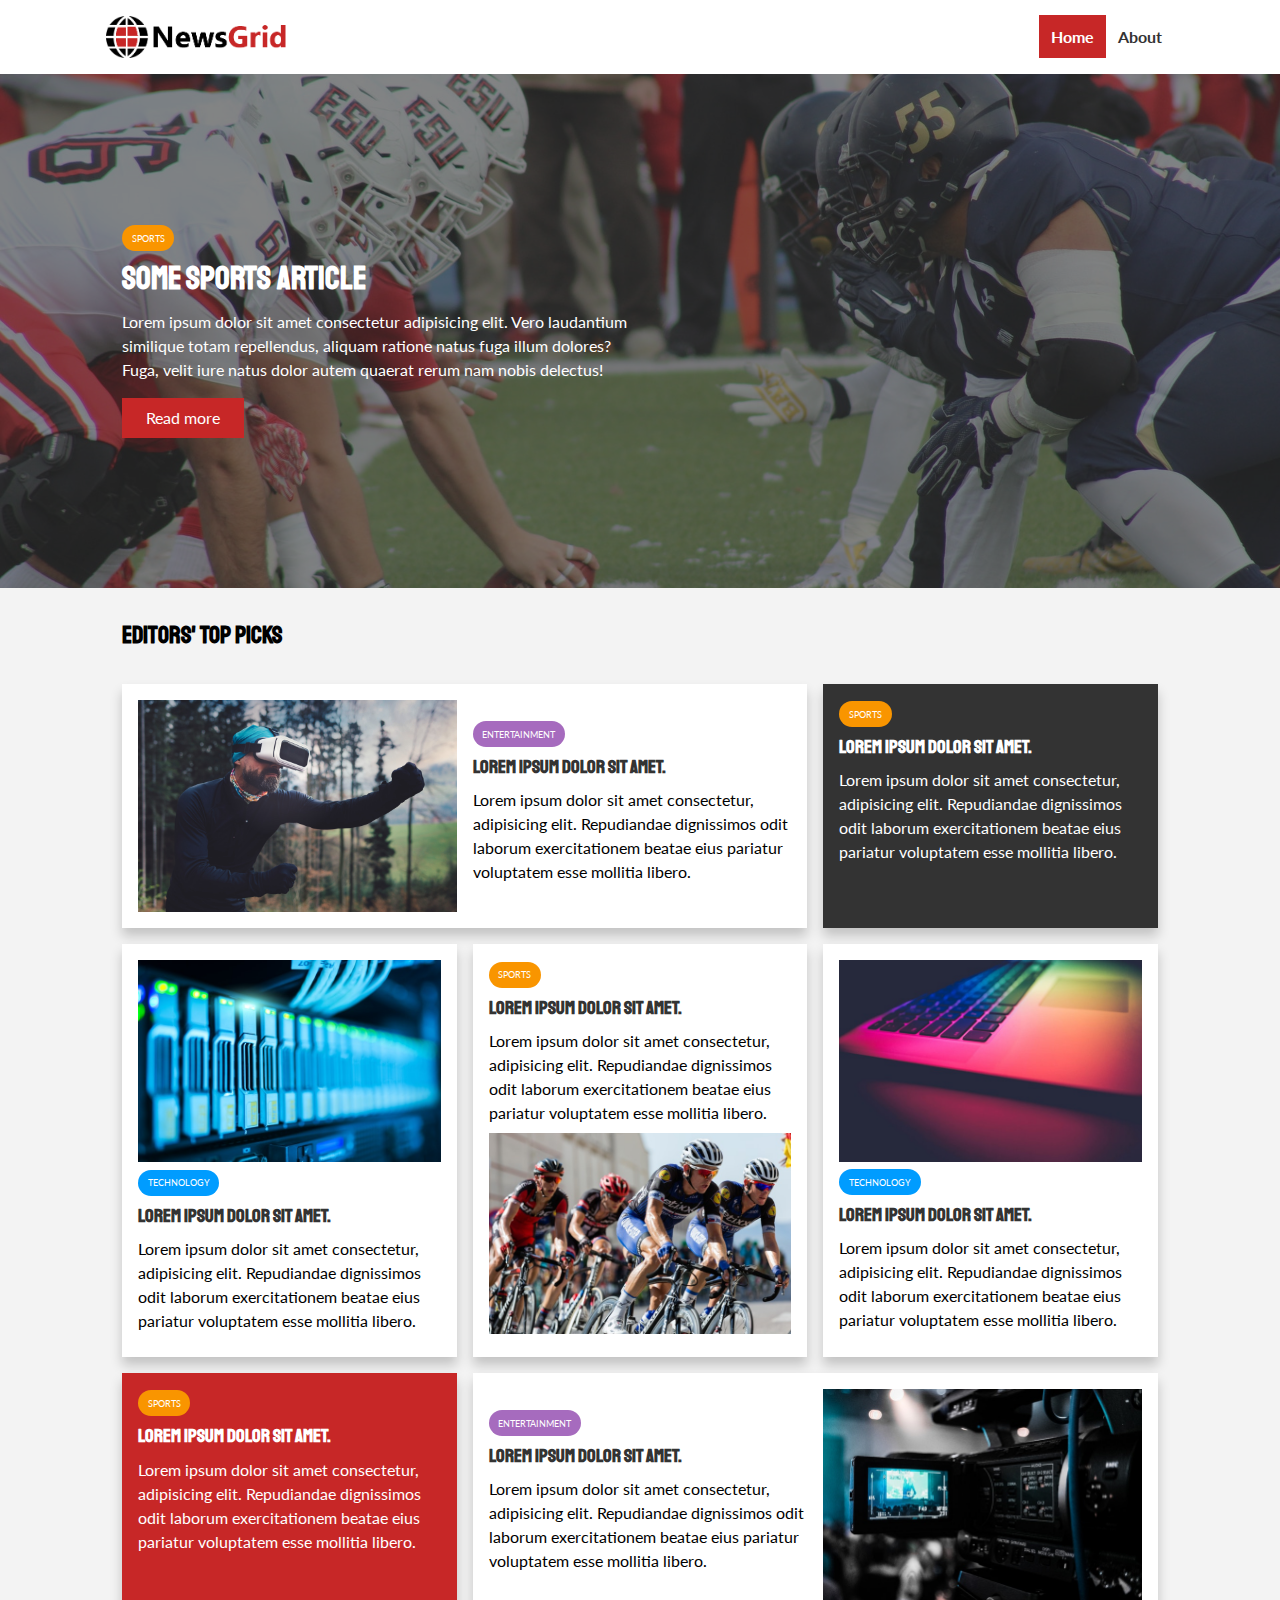
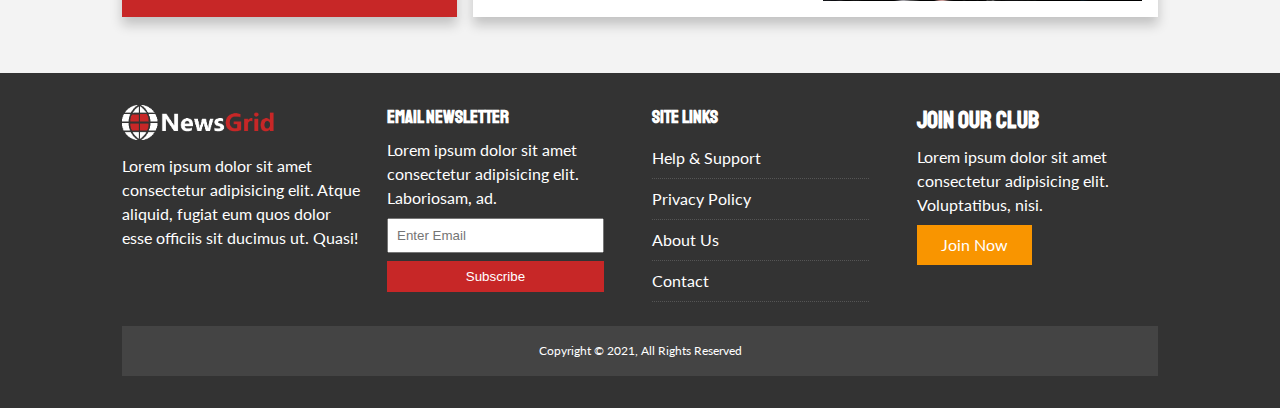
<file: index.html>
<!DOCTYPE html>
<html lang="en">
  <head>
    <meta charset="UTF-8" />
    <meta name="viewport" content="width=device-width, initial-scale=1.0" />
    <title>NewsGrid | World News</title>
    <link
      rel="stylesheet"
      href="https://use.fontawesome.com/releases/v5.15.2/css/all.css"
      integrity="sha384-vSIIfh2YWi9wW0r9iZe7RJPrKwp6bG+s9QZMoITbCckVJqGCCRhc+ccxNcdpHuYu"
      crossorigin="anonymous"
    />
    <link rel="preconnect" href="https://fonts.gstatic.com" />
    <link
      href="https://fonts.googleapis.com/css2?family=Lato:wght@400;700&family=Staatliches&display=swap"
      rel="stylesheet"
    />
    <link rel="stylesheet" href="./css/style.css" />
    <link rel="shortcut icon" type="image/x-icon" href="./favicon.ico" />
  </head>
  <body>
    <nav class="nav">
      <div class="container nav-grid-wrapper">
        <img src="./img/logo.png" alt="NewsGrid media logo" class="logo" />
        <div class="social-links">
          <a class="sociak-links__link" href="http://facebook.com"
            ><i
              class="fab fa-facebook fa-2x sociak-links__icon"
              target="_blank"
            ></i
          ></a>
          <a class="sociak-links__link" href="http://twitter.com"
            ><i
              class="fab fa-twitter fa-2x sociak-links__icon"
              target="_blank"
            ></i
          ></a>
          <a class="sociak-links__link" href="http://instagram.com"
            ><i
              class="fab fa-instagram fa-2x sociak-links__icon"
              target="_blank"
            ></i
          ></a>
          <a class="sociak-links__link" href="http://youtube.com"
            ><i
              class="fab fa-youtube fa-2x sociak-links__icon"
              target="_blank"
            ></i
          ></a>
        </div>
        <ul class="nav__list">
          <li class="nav__item">
            <a href="index.html" class="nav__link current">Home</a>
          </li>
          <li class="nav__item">
            <a href="about.html" class="nav__link">About</a>
          </li>
        </ul>
      </div>
    </nav>

    <!-- Showcase -->
    <header class="showcase">
      <div class="container showcase-grid-wrapper">
        <div class="showcase__content">
          <div class="category category--sport">Sports</div>
          <h1>Some Sports Article</h1>
          <p class="mg-bottom--small">
            Lorem ipsum dolor sit amet consectetur adipisicing elit. Vero
            laudantium similique totam repellendus, aliquam ratione natus fuga
            illum dolores? Fuga, velit iure natus dolor autem quaerat rerum nam
            nobis delectus!
          </p>
          <a href="article.html" class="btn btn--primary">Read more</a>
        </div>
      </div>
    </header>

    <!-- Home Articles -->
    <section class="home-articles pad--2">
      <div class="container">
        <h2>Editors' Top Picks</h2>
        <div class="articles-grid-wrapper pad--1">
          <article class="card card-grid">
            <img src="img/articles/ent1.jpg" alt="" />
            <div class="card__content">
              <div class="category category--ent">Entertainment</div>
              <h3>
                <a href="article.html">Lorem ipsum dolor sit amet.</a>
              </h3>
              <p>
                Lorem ipsum dolor sit amet consectetur, adipisicing elit.
                Repudiandae dignissimos odit laborum exercitationem beatae eius
                pariatur voluptatem esse mollitia libero.
              </p>
            </div>
          </article>
          <article class="card bg--dark">
            <div class="category category--sport">Sports</div>
            <h3>
              <a class="text--light" href="article.html"
                >Lorem ipsum dolor sit amet.</a
              >
            </h3>
            <p>
              Lorem ipsum dolor sit amet consectetur, adipisicing elit.
              Repudiandae dignissimos odit laborum exercitationem beatae eius
              pariatur voluptatem esse mollitia libero.
            </p>
          </article>
          <article class="card">
            <img src="img/articles/tech1.jpg" alt="" />
            <div class="category category--tech">Technology</div>
            <h3>
              <a href="article.html">Lorem ipsum dolor sit amet.</a>
            </h3>
            <p>
              Lorem ipsum dolor sit amet consectetur, adipisicing elit.
              Repudiandae dignissimos odit laborum exercitationem beatae eius
              pariatur voluptatem esse mollitia libero.
            </p>
          </article>
          <article class="card">
            <div class="category category--sport">Sports</div>
            <h3>
              <a href="article.html">Lorem ipsum dolor sit amet.</a>
            </h3>
            <p>
              Lorem ipsum dolor sit amet consectetur, adipisicing elit.
              Repudiandae dignissimos odit laborum exercitationem beatae eius
              pariatur voluptatem esse mollitia libero.
            </p>
            <img src="img/articles/sports1.jpg" alt="" />
          </article>
          <article class="card">
            <img src="img/articles/tech2.jpg" alt="" />
            <div class="category category--tech">Technology</div>
            <h3>
              <a href="article.html">Lorem ipsum dolor sit amet.</a>
            </h3>
            <p>
              Lorem ipsum dolor sit amet consectetur, adipisicing elit.
              Repudiandae dignissimos odit laborum exercitationem beatae eius
              pariatur voluptatem esse mollitia libero.
            </p>
          </article>
          <article class="card bg--primary">
            <div class="category category--sport">Sports</div>
            <h3>
              <a class="text--light" href="article.html"
                >Lorem ipsum dolor sit amet.</a
              >
            </h3>
            <p>
              Lorem ipsum dolor sit amet consectetur, adipisicing elit.
              Repudiandae dignissimos odit laborum exercitationem beatae eius
              pariatur voluptatem esse mollitia libero.
            </p>
          </article>
          <article class="card card-grid">
            <div class="card__content">
              <div class="category category--ent">Entertainment</div>
              <h3>
                <a href="article.html">Lorem ipsum dolor sit amet.</a>
              </h3>
              <p>
                Lorem ipsum dolor sit amet consectetur, adipisicing elit.
                Repudiandae dignissimos odit laborum exercitationem beatae eius
                pariatur voluptatem esse mollitia libero.
              </p>
            </div>
            <img src="img/articles/ent2.jpg" alt="" />
          </article>
        </div>
      </div>
    </section>

    <!-- Footer -->
    <footer class="main-footer pad--2">
      <div class="container footer-grid-wrapper">
        <div>
          <img class="footer__logo" src="img/logo_light.png" alt="NewsGrid" />
          <p>
            Lorem ipsum dolor sit amet consectetur adipisicing elit. Atque
            aliquid, fugiat eum quos dolor esse officiis sit ducimus ut. Quasi!
          </p>
        </div>
        <div>
          <h3>Email Newsletter</h3>
          <p>
            Lorem ipsum dolor sit amet consectetur adipisicing elit. Laboriosam,
            ad.
          </p>
          <form name="contact" netlify>
            <input type="email" name="email" placeholder="Enter Email" />
            <input type="submit" value="Subscribe" class="btn btn--primary" />
          </form>
        </div>
        <div>
          <h3>Site Links</h3>
          <ul class="list">
            <li class="list__item">
              <a class="list__link text--light" href="#">Help & Support</a>
            </li>
            <li class="list__item">
              <a class="list__link text--light" href="#">Privacy Policy</a>
            </li>
            <li class="list__item">
              <a class="list__link text--light" href="#">About Us</a>
            </li>
            <li class="list__item">
              <a class="list__link text--light" href="#">Contact</a>
            </li>
          </ul>
        </div>
        <div>
          <h2>Join Our Club</h2>
          <p>
            Lorem ipsum dolor sit amet consectetur adipisicing elit.
            Voluptatibus, nisi.
          </p>
          <a href="#" class="btn btn--secondary">Join Now</a>
        </div>
        <div>
          <p>Copyright &copy; 2021, All Rights Reserved</p>
        </div>
      </div>
    </footer>
  </body>
</html>
</file>
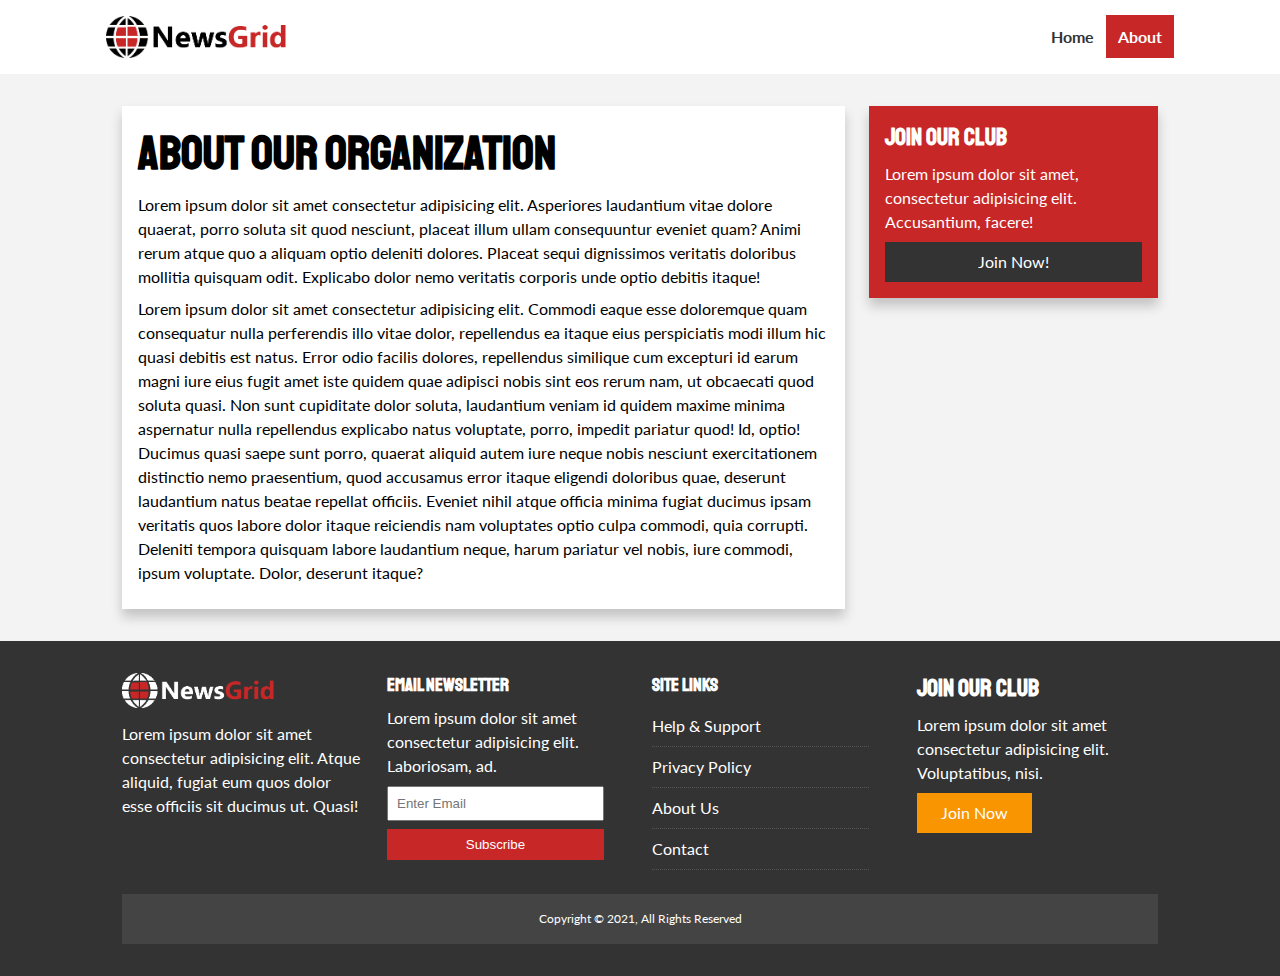
<file: about.html>
<!DOCTYPE html>
<html lang="en">
  <head>
    <meta charset="UTF-8" />
    <meta name="viewport" content="width=device-width, initial-scale=1.0" />
    <title>NewsGrid | About</title>
    <link
      rel="stylesheet"
      href="https://use.fontawesome.com/releases/v5.15.2/css/all.css"
      integrity="sha384-vSIIfh2YWi9wW0r9iZe7RJPrKwp6bG+s9QZMoITbCckVJqGCCRhc+ccxNcdpHuYu"
      crossorigin="anonymous"
    />
    <link rel="preconnect" href="https://fonts.gstatic.com" />
    <link
      href="https://fonts.googleapis.com/css2?family=Lato:wght@400;700&family=Staatliches&display=swap"
      rel="stylesheet"
    />
    <link rel="stylesheet" href="./css/style.css" />
    <link rel="shortcut icon" type="image/x-icon" href="./favicon.ico" />
  </head>
  <body>
    <nav class="nav">
      <div class="container nav-grid-wrapper">
        <img src="./img/logo.png" alt="NewsGrid media logo" class="logo" />
        <div class="social-links">
          <a class="sociak-links__link" href="http://facebook.com"
            ><i
              class="fab fa-facebook fa-2x sociak-links__icon"
              target="_blank"
            ></i
          ></a>
          <a class="sociak-links__link" href="http://twitter.com"
            ><i
              class="fab fa-twitter fa-2x sociak-links__icon"
              target="_blank"
            ></i
          ></a>
          <a class="sociak-links__link" href="http://instagram.com"
            ><i
              class="fab fa-instagram fa-2x sociak-links__icon"
              target="_blank"
            ></i
          ></a>
          <a class="sociak-links__link" href="http://youtube.com"
            ><i
              class="fab fa-youtube fa-2x sociak-links__icon"
              target="_blank"
            ></i
          ></a>
        </div>
        <ul class="nav__list">
          <li class="nav__item">
            <a href="index.html" class="nav__link">Home</a>
          </li>
          <li class="nav__item">
            <a href="about.html" class="nav__link current">About</a>
          </li>
        </ul>
      </div>
    </nav>

    <!-- About -->
    <section class="about">
      <div class="container">
        <div class="page-grid-wrapper">
          <article class="card">
            <h1 class="heading--lg">About Our Organization</h1>
            <p>
              Lorem ipsum dolor sit amet consectetur adipisicing elit.
              Asperiores laudantium vitae dolore quaerat, porro soluta sit quod
              nesciunt, placeat illum ullam consequuntur eveniet quam? Animi
              rerum atque quo a aliquam optio deleniti dolores. Placeat sequi
              dignissimos veritatis doloribus mollitia quisquam odit. Explicabo
              dolor nemo veritatis corporis unde optio debitis itaque!
            </p>
            <p>
              Lorem ipsum dolor sit amet consectetur adipisicing elit. Commodi
              eaque esse doloremque quam consequatur nulla perferendis illo
              vitae dolor, repellendus ea itaque eius perspiciatis modi illum
              hic quasi debitis est natus. Error odio facilis dolores,
              repellendus similique cum excepturi id earum magni iure eius fugit
              amet iste quidem quae adipisci nobis sint eos rerum nam, ut
              obcaecati quod soluta quasi. Non sunt cupiditate dolor soluta,
              laudantium veniam id quidem maxime minima aspernatur nulla
              repellendus explicabo natus voluptate, porro, impedit pariatur
              quod! Id, optio! Ducimus quasi saepe sunt porro, quaerat aliquid
              autem iure neque nobis nesciunt exercitationem distinctio nemo
              praesentium, quod accusamus error itaque eligendi doloribus quae,
              deserunt laudantium natus beatae repellat officiis. Eveniet nihil
              atque officia minima fugiat ducimus ipsam veritatis quos labore
              dolor itaque reiciendis nam voluptates optio culpa commodi, quia
              corrupti. Deleniti tempora quisquam labore laudantium neque, harum
              pariatur vel nobis, iure commodi, ipsum voluptate. Dolor, deserunt
              itaque?
            </p>
          </article>
          <aside class="card bg--primary">
            <h2>Join Our Club</h2>
            <p>
              Lorem ipsum dolor sit amet, consectetur adipisicing elit.
              Accusantium, facere!
            </p>
            <a href="#" class="btn btn--dark btn--block">Join Now!</a>
          </aside>
        </div>
      </div>
    </section>

    <!-- Footer -->
    <footer class="main-footer pad--2">
      <div class="container footer-grid-wrapper">
        <div>
          <img class="footer__logo" src="img/logo_light.png" alt="NewsGrid" />
          <p>
            Lorem ipsum dolor sit amet consectetur adipisicing elit. Atque
            aliquid, fugiat eum quos dolor esse officiis sit ducimus ut. Quasi!
          </p>
        </div>
        <div>
          <h3>Email Newsletter</h3>
          <p>
            Lorem ipsum dolor sit amet consectetur adipisicing elit. Laboriosam,
            ad.
          </p>
          <form name="contact" netlify>
            <input type="email" name="email" placeholder="Enter Email" />
            <input type="submit" value="Subscribe" class="btn btn--primary" />
          </form>
        </div>
        <div>
          <h3>Site Links</h3>
          <ul class="list">
            <li class="list__item">
              <a class="list__link text--light" href="#">Help & Support</a>
            </li>
            <li class="list__item">
              <a class="list__link text--light" href="#">Privacy Policy</a>
            </li>
            <li class="list__item">
              <a class="list__link text--light" href="#">About Us</a>
            </li>
            <li class="list__item">
              <a class="list__link text--light" href="#">Contact</a>
            </li>
          </ul>
        </div>
        <div>
          <h2>Join Our Club</h2>
          <p>
            Lorem ipsum dolor sit amet consectetur adipisicing elit.
            Voluptatibus, nisi.
          </p>
          <a href="#" class="btn btn--secondary">Join Now</a>
        </div>
        <div>
          <p>Copyright &copy; 2021, All Rights Reserved</p>
        </div>
      </div>
    </footer>
  </body>
</html>
</file>
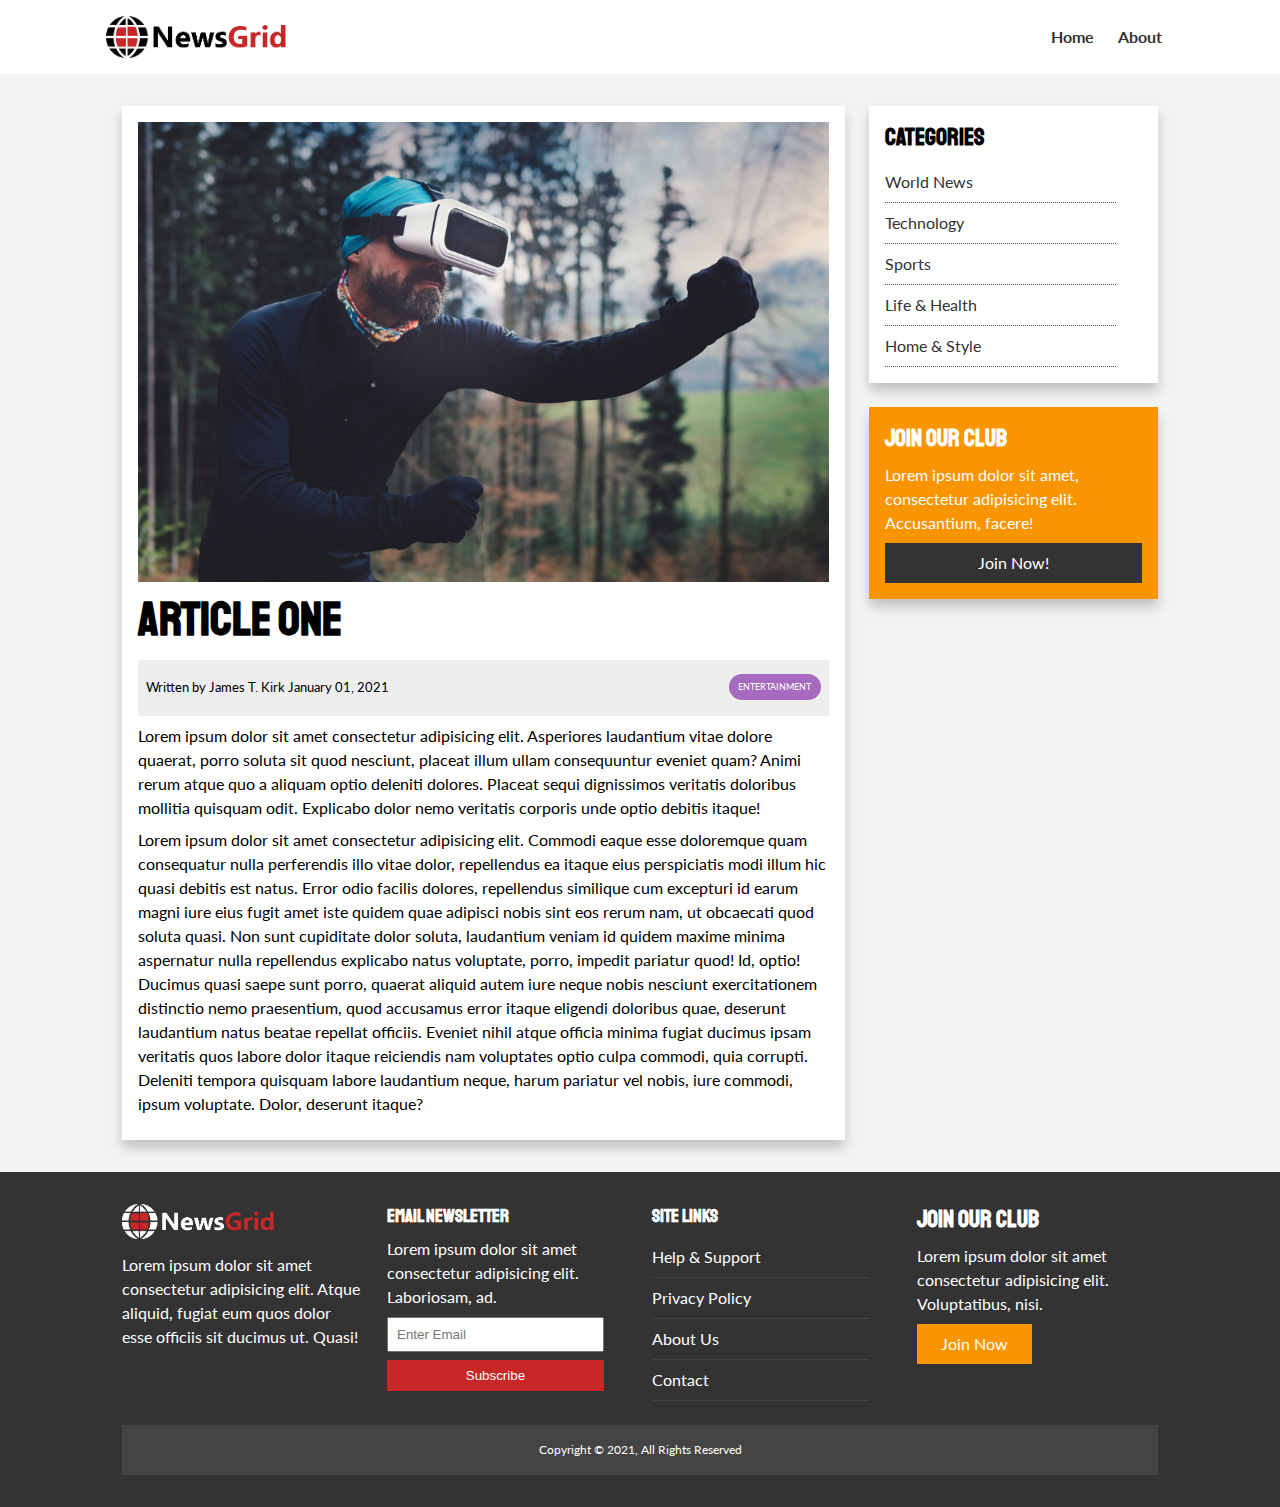
<file: article.html>
<!DOCTYPE html>
<html lang="en">
  <head>
    <meta charset="UTF-8" />
    <meta name="viewport" content="width=device-width, initial-scale=1.0" />
    <title>NewsGrid | Article One</title>
    <link
      rel="stylesheet"
      href="https://use.fontawesome.com/releases/v5.15.2/css/all.css"
      integrity="sha384-vSIIfh2YWi9wW0r9iZe7RJPrKwp6bG+s9QZMoITbCckVJqGCCRhc+ccxNcdpHuYu"
      crossorigin="anonymous"
    />
    <link rel="preconnect" href="https://fonts.gstatic.com" />
    <link
      href="https://fonts.googleapis.com/css2?family=Lato:wght@400;700&family=Staatliches&display=swap"
      rel="stylesheet"
    />
    <link rel="stylesheet" href="./css/style.css" />
    <link rel="shortcut icon" type="image/x-icon" href="./favicon.ico" />
  </head>
  <body>
    <nav class="nav">
      <div class="container nav-grid-wrapper">
        <img src="./img/logo.png" alt="NewsGrid media logo" class="logo" />
        <div class="social-links">
          <a class="sociak-links__link" href="http://facebook.com"
            ><i
              class="fab fa-facebook fa-2x sociak-links__icon"
              target="_blank"
            ></i
          ></a>
          <a class="sociak-links__link" href="http://twitter.com"
            ><i
              class="fab fa-twitter fa-2x sociak-links__icon"
              target="_blank"
            ></i
          ></a>
          <a class="sociak-links__link" href="http://instagram.com"
            ><i
              class="fab fa-instagram fa-2x sociak-links__icon"
              target="_blank"
            ></i
          ></a>
          <a class="sociak-links__link" href="http://youtube.com"
            ><i
              class="fab fa-youtube fa-2x sociak-links__icon"
              target="_blank"
            ></i
          ></a>
        </div>
        <ul class="nav__list">
          <li class="nav__item">
            <a href="index.html" class="nav__link">Home</a>
          </li>
          <li class="nav__item">
            <a href="about.html" class="nav__link">About</a>
          </li>
        </ul>
      </div>
    </nav>

    <!-- Article -->
    <section class="article">
      <div class="container">
        <div class="page-grid-wrapper">
          <article class="card">
            <img src="/img/articles/ent1.jpg" alt="" />
            <h1 class="heading--lg">Article One</h1>
            <div class="meta">
              <small>
                <i class="fas fa-user"></i> Written by James T. Kirk January 01,
                2021
              </small>
              <div class="category category--ent">Entertainment</div>
            </div>
            <p>
              Lorem ipsum dolor sit amet consectetur adipisicing elit.
              Asperiores laudantium vitae dolore quaerat, porro soluta sit quod
              nesciunt, placeat illum ullam consequuntur eveniet quam? Animi
              rerum atque quo a aliquam optio deleniti dolores. Placeat sequi
              dignissimos veritatis doloribus mollitia quisquam odit. Explicabo
              dolor nemo veritatis corporis unde optio debitis itaque!
            </p>
            <p>
              Lorem ipsum dolor sit amet consectetur adipisicing elit. Commodi
              eaque esse doloremque quam consequatur nulla perferendis illo
              vitae dolor, repellendus ea itaque eius perspiciatis modi illum
              hic quasi debitis est natus. Error odio facilis dolores,
              repellendus similique cum excepturi id earum magni iure eius fugit
              amet iste quidem quae adipisci nobis sint eos rerum nam, ut
              obcaecati quod soluta quasi. Non sunt cupiditate dolor soluta,
              laudantium veniam id quidem maxime minima aspernatur nulla
              repellendus explicabo natus voluptate, porro, impedit pariatur
              quod! Id, optio! Ducimus quasi saepe sunt porro, quaerat aliquid
              autem iure neque nobis nesciunt exercitationem distinctio nemo
              praesentium, quod accusamus error itaque eligendi doloribus quae,
              deserunt laudantium natus beatae repellat officiis. Eveniet nihil
              atque officia minima fugiat ducimus ipsam veritatis quos labore
              dolor itaque reiciendis nam voluptates optio culpa commodi, quia
              corrupti. Deleniti tempora quisquam labore laudantium neque, harum
              pariatur vel nobis, iure commodi, ipsum voluptate. Dolor, deserunt
              itaque?
            </p>
          </article>
          <aside class="card categories">
            <h2>Categories</h2>
            <ul class="list">
              <li class="list__item">
                <a href="#" class="list__link"
                  ><i class="fas fa-chevron-right"></i> World News</a
                >
              </li>
              <li class="list__item">
                <a href="#" class="list__link"
                  ><i class="fas fa-chevron-right"></i> Technology</a
                >
              </li>
              <li class="list__item">
                <a href="#" class="list__link"
                  ><i class="fas fa-chevron-right"></i> Sports</a
                >
              </li>
              <li class="list__item">
                <a href="#" class="list__link"
                  ><i class="fas fa-chevron-right"></i> Life & Health</a
                >
              </li>
              <li class="list__item">
                <a href="#" class="list__link"
                  ><i class="fas fa-chevron-right"></i> Home & Style</a
                >
              </li>
            </ul>
          </aside>
          <aside class="card bg--secondary">
            <h2>Join Our Club</h2>
            <p>
              Lorem ipsum dolor sit amet, consectetur adipisicing elit.
              Accusantium, facere!
            </p>
            <a href="#" class="btn btn--dark btn--block">Join Now!</a>
          </aside>
        </div>
      </div>
    </section>

    <!-- Footer -->
    <footer class="main-footer pad--2">
      <div class="container footer-grid-wrapper">
        <div>
          <img class="footer__logo" src="img/logo_light.png" alt="NewsGrid" />
          <p>
            Lorem ipsum dolor sit amet consectetur adipisicing elit. Atque
            aliquid, fugiat eum quos dolor esse officiis sit ducimus ut. Quasi!
          </p>
        </div>
        <div>
          <h3>Email Newsletter</h3>
          <p>
            Lorem ipsum dolor sit amet consectetur adipisicing elit. Laboriosam,
            ad.
          </p>
          <form name="contact" netlify>
            <input type="email" name="email" placeholder="Enter Email" />
            <input type="submit" value="Subscribe" class="btn btn--primary" />
          </form>
        </div>
        <div>
          <h3>Site Links</h3>
          <ul class="list">
            <li class="list__item">
              <a class="list__link text--light" href="#">Help & Support</a>
            </li>
            <li class="list__item">
              <a class="list__link text--light" href="#">Privacy Policy</a>
            </li>
            <li class="list__item">
              <a class="list__link text--light" href="#">About Us</a>
            </li>
            <li class="list__item">
              <a class="list__link text--light" href="#">Contact</a>
            </li>
          </ul>
        </div>
        <div>
          <h2>Join Our Club</h2>
          <p>
            Lorem ipsum dolor sit amet consectetur adipisicing elit.
            Voluptatibus, nisi.
          </p>
          <a href="#" class="btn btn--secondary">Join Now</a>
        </div>
        <div>
          <p>Copyright &copy; 2021, All Rights Reserved</p>
        </div>
      </div>
    </footer>
  </body>
</html>
</file>
<file: css/style.css>
:root {
  --primary-color: #c72727;
  --secondary-color: #f99500;
  --light-color: #f3f3f3;
  --dark-color: #333;
  --max-width: 1100px;
}

.category {
  --sports-color: #f99500;
  --ent-color: #a66bbe;
  --tech-color: #009cff;
}

/*     font-family: 'Lato', sans-serif;

    font-family: 'Staatliches', cursive; */
*,
*::before,
*::after {
  margin: 0;
  padding: 0;
  box-sizing: inherit;
}

html {
  box-sizing: border-box;
}

body {
  font-family: "Lato", sans-serif;
  line-height: 1.5;
  background: var(--light-color);
}

a {
  color: #333;
  text-decoration: none;
}

ul {
  list-style: none;
}

img {
  width: 100%;
}

h1,
h2,
h3,
h4,
h5,
h6 {
  font-family: "Staatliches", cursive;
  margin-bottom: 0.55rem;
  line-height: 1.3;
}

p {
  margin: 0.5rem 0;
}

/* Utility */
.heading--lg {
  font-size: 3rem;
}

.container {
  max-width: var(--max-width);
  margin: auto;
  padding: 0 2rem;
  overflow: hidden;
}

.category {
  display: inline-block;
  color: #fff;
  font-size: 0.55rem;
  text-transform: uppercase;
  padding: 0.4rem 0.6rem;
  border-radius: 15px;
  margin-bottom: 0.5rem;
}

.category--sport {
  background-color: var(--sports-color);
}
.category--ent {
  background-color: var(--ent-color);
}
.category--tech {
  background-color: var(--tech-color);
}

.btn {
  display: inline-block;
  border: none;
  background-color: var(--dark-color);
  color: #fff;
  padding: 0.5rem 1.5rem;
  transition: all 0.3s;
}

.btn--block {
  display: block;
  width: 100%;
  text-align: center;
}

.btn--light {
  background-color: var(--light-color);
}

.btn--primary {
  background-color: var(--primary-color);
}

.btn--secondary {
  background-color: var(--secondary-color);
}

.btn:hover {
  opacity: 0.8;
}

.card {
  background: #fff;
  padding: 1rem;
  box-shadow: 0 0.5rem 0.7rem rgba(0, 0, 0, 0.2);
}

.mg-bottom--small {
  margin-bottom: 1rem;
}

.bg--dark {
  background: var(--dark-color);
  color: #fff;
}
.bg--primary {
  background: var(--primary-color);
  color: #fff;
}
.bg--secondary {
  background: var(--secondary-color);
  color: #fff;
}

.pad--1 {
  padding: 1.5rem 0;
}

.pad--2 {
  padding: 2rem 0;
}

.pad--3 {
  padding: 3rem 0;
}

.pad--all-1 {
  padding: 1.5rem;
}
.pad--all-2 {
  padding: 2rem;
}
.pad--all-3 {
  padding: 3rem;
}

.text--light {
  color: #fff;
}

.list__item {
  padding: 0.5rem 0;
  border-bottom: #555 dotted 1px;
  width: 90%;
}

.list__link {
  transition: all 0.2s;
}
.list__link:hover {
  color: var(--primary-color);
}
/* Inner page grid container */
.page-grid-wrapper {
  display: grid;
  grid-template-columns: 5fr 2fr;
  margin: 2rem 0;
  gap: 1.5rem;
}

.page-grid-wrapper > *:first-child {
  grid-row: 1 / span 3;
}

/* Navigation */
.nav {
  background: #fff;
  position: sticky;
  top: 0;
  z-index: 2;
}

.nav-grid-wrapper {
  display: grid;
  grid-template-columns: 6fr 3fr 2fr;
  padding: 1rem;
  align-items: center;
}

.logo {
  width: 180px;
}

.nav__list {
  justify-self: end;
  display: flex;
}

.nav__link {
  padding: 0.75rem;
  font-weight: bold;
  transition: all 0.2s;
}

.current {
  background: var(--primary-color);
  color: #fff;
}

.nav__link:hover {
  background: var(--light-color);
  color: var(--dark-color);
}

.social-links {
  justify-self: center;
}

.sociak-links__icon {
  color: #777;
}

.sociak-links__icon {
  margin-right: 0.5rem;
}

/* Showcase */
.showcase {
  color: #fff;
  background: #333;
  padding: 2rem;
  position: relative;
}

.showcase::before {
  content: "";
  background: url("../img/featured.jpg") no-repeat center center / cover;
  position: absolute;
  top: 0;
  left: 0;
  width: 100%;
  height: 100%;
  opacity: 0.4;
}

.showcase-grid-wrapper {
  display: grid;
  grid-template-columns: repeat(2, 1fr);
  justify-content: center;
  align-items: center;
  height: 50vh;
}

.showcase__content {
  z-index: 1;
}

/* Home Articles */

.articles-grid-wrapper {
  display: grid;
  grid-template-columns: repeat(3, 1fr);
  gap: 1rem;
}

.card-grid:first-child,
.card-grid:last-child {
  display: grid;
  grid-template-columns: repeat(2, 1fr);
  gap: 1rem;
  grid-column: 1 / span 2;
  align-items: center;
}

.card-grid:last-child {
  grid-column: 2 / span 2;
}

/* Article */
.meta {
  display: flex;
  justify-content: space-between;
  align-items: center;
  background: #eee;
  padding: 0.5rem;
}

.meta .category {
  margin-top: 0.4rem;
}
/* Footer */
.main-footer {
  background: var(--dark-color);
  color: #fff;
}

.footer__logo {
  width: 9.5rem;
}

.footer-grid-wrapper {
  display: grid;
  grid-template-columns: repeat(4, 1fr);
  gap: 1.5rem;
}

.footer-grid-wrapper > *:last-child {
  background-color: #444;
  grid-column: 1 / -1;
  text-align: center;
  padding: 0.5rem;
  font-size: 0.75rem;
}

input[type="email"] {
  width: 90%;
  padding: 0.5rem;
  margin-bottom: 0.5rem;
}

input[type="submit"] {
  width: 90%;
}

/* Media Queries */
@media only screen and (max-width: 48em) {
  html {
    font-size: 90%;
  }
  /* Navigation */
  .nav-grid-wrapper {
    grid-template-columns: 1fr;
    gap: 1.2rem;
  }

  .social-links {
    display: none;
  }

  .nav__list,
  .logo {
    justify-self: center;
  }

  .nav__link {
    padding: 0.5rem;
  }

  /* Home Articles */
  .articles-grid-wrapper {
    grid-template-columns: repeat(2, 1fr);
    gap: 1rem;
  }

  .card-grid:first-child,
  .card-grid:last-child {
    grid-template-columns: 1fr;
    grid-column: 1;
  }
}

@media only screen and (max-width: 37.5em) {
  html {
    font-size: 85%;
  }
  .showcase-grid-wrapper,
  .articles-grid-wrapper,
  .footer-grid-wrapper {
    grid-template-columns: 1fr;
  }

  .footer-grid-wrapper > * {
    border-bottom: 1px solid #444;
    padding-bottom: 1rem;
  }
  .footer-grid-wrapper > *:nth-child(3) {
    border: none;
  }

  .page-grid-wrapper {
    grid-template-columns: 1fr;
  }
}
</file>
